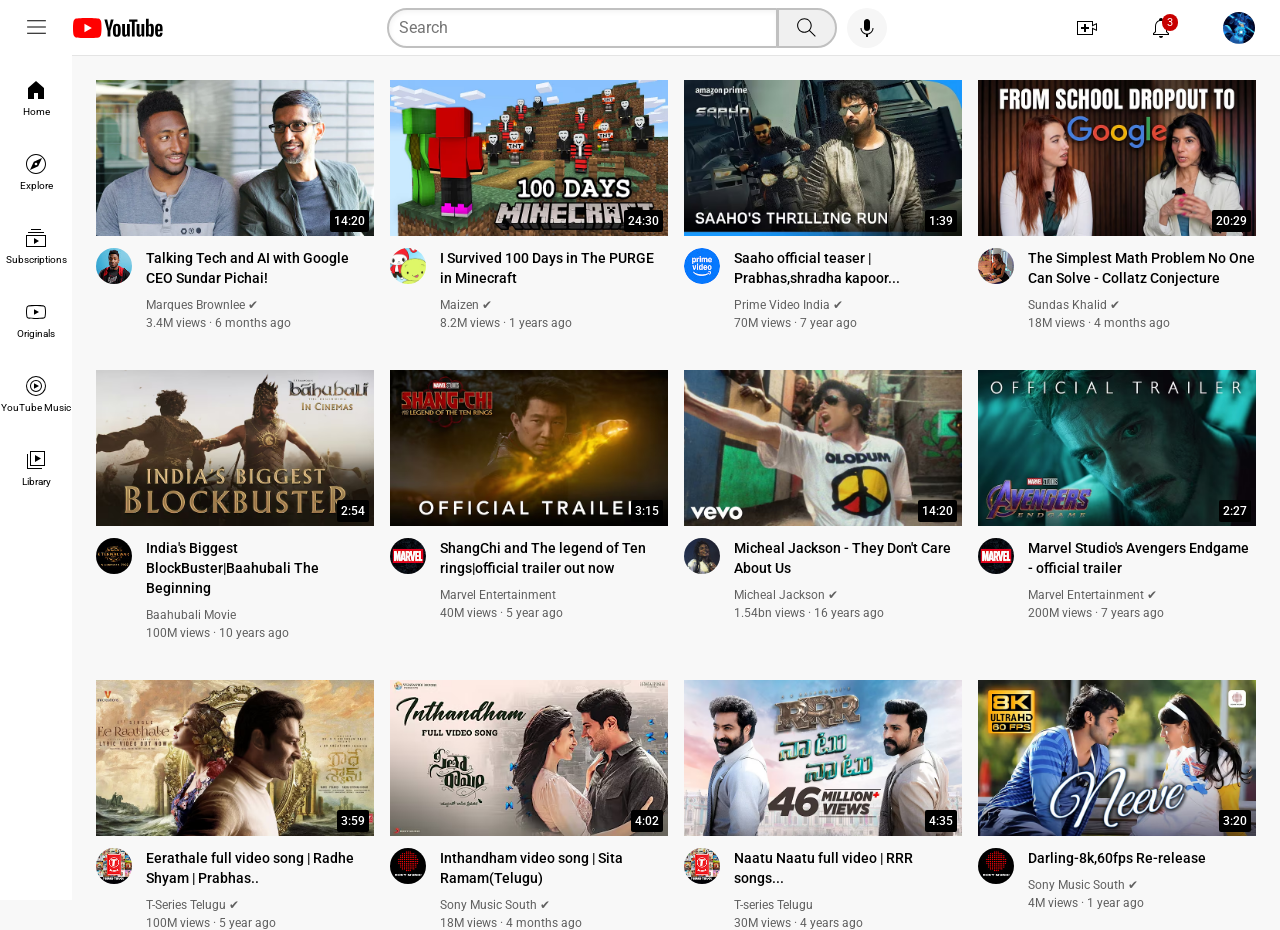
<file: index.html>
<!DOCTYPE html>
<html>

<head>
  <title>YouTube.com Clone</title>

  <link rel="preconnect" href="https://fonts.googleapis.com">
  <link rel="preconnect" href="https://fonts.gstatic.com" crossorigin>
  <link href="https://fonts.googleapis.com/css2?family=Roboto:wght@400;500;700&display=swap" rel="stylesheet">

  <link rel="stylesheet" href="styles/general.css">
  <link rel="stylesheet" href="styles/header.css">
  <link rel="stylesheet" href="styles/video.css">
  <link rel="stylesheet" href="styles/sidebar.css">
</head>

<body>

  <div class="header">
    <div class="left-section">
      <img class="hamberger-menu" src="icons/hamburger-menu.svg">
      <img class="youtube-logo" src="icons/youtube-logo.svg">
    </div>

    <div class="mid-section">
      <input class="search-bar" type="text" placeholder="Search">
      <button class="search-button">
        <img class="search-icon" src="icons/search.svg">
        <div class="tooltip">Search</div>
      </button>
      <button class="voice-search-button">
        <img class="voice-search-icon" src="icons/voice-search-icon.svg">
        <div class="tooltip">Search with your voice</div>
      </button>
    </div>

    <div class="right-section">
      <div class="upload-icon-container">
        <img class="upload-icon" src="icons/upload.svg">
        <div class="tooltip">Create</div>
      </div>
      <div class="notifications-icon-container">
        <img class="notifications-icon" src="icons/notifications.svg">
        <div class="notifications-count">3</div>
        <div class="tooltip">Notifications</div>
      </div>
      <img class="my-profile" src="profile pics-thumbnails/my profile.jpg">


    </div>


  </div>

  <div class="sidebar">
    <div class="sidebar-link">
      <img src="icons/home icon.svg">
      <div>Home</div>
    </div>
    <div class="sidebar-link">
      <img src="icons/second.svg">
      <div>Explore</div>
    </div>
    <div class="sidebar-link">
      <img src="icons/subscriptions.svg">
      <div>Subscriptions</div>
    </div>
    <div class="sidebar-link">
      <img src="icons/originals.svg">
      <div>Originals</div>
    </div>
    <div class="sidebar-link">
      <img src="icons/youtube-music.svg">
      <div>YouTube Music</div>
    </div>
    <div class="sidebar-link">
      <img src="icons/library.svg">
      <div>Library</div>
    </div>
  </div>


  <div class="video-grid">
    <div class="video-preview">
      <div class="thumbnail-row">
        <a href="https://youtu.be/n2RNcPRtAiY">
          <img class="thumbnail" src="thumbnails/thumbnail-1.webp">
        </a>


        <div class="video-time">14:20</div>

      </div>
      <div class="video-info-grid">
        <div class="channel-picture">
          <img class="profile-picture" src="profile pics-thumbnails/channel-1.jpeg">
        </div>
        <div class="video-info">
          <p class="video-title">
            Talking Tech and AI with Google CEO Sundar Pichai!
          </p>
          <p class="video-author">
            Marques Brownlee &#10004;
          </p>
          <p class="video-stats">
            3.4M views &#183; 6 months ago
          </p>
        </div>
      </div>
    </div>

    <div class="video-preview">
      <div class="thumbnail-row">
        <a href="https://youtu.be/xp8NBuzbGEs">
          <img class="thumbnail" src="thumbnails/thumbnail-2.avif">
        </a>
        <div class="video-time">24:30</div>

      </div>
      <div class="video-info-grid">
        <div class="channel-picture">
          <img class="profile-picture" src="profile pics-thumbnails/channels-2.jpg">
        </div>
        <div class="video-info">
          <p class="video-title">
            I Survived 100 Days in The PURGE in Minecraft
          </p>
          <p class="video-author">
            Maizen &#10004;
          </p>
          <p class="video-stats">
            8.2M views &#183; 1 years ago
          </p>
        </div>
      </div>
    </div>

    <div class="video-preview">
      <div class="thumbnail-row">
        <a href="https://youtu.be/rDoFiOjoC2Y">
          <img class="thumbnail" src="thumbnails/thumbnail-3.avif">
        </a>
        <div class="video-time">1:39</div>

      </div>
      <div class="video-info-grid">
        <div class="channel-picture">
          <img class="profile-picture" src="profile pics-thumbnails/channel-3.jpg">
        </div>
        <div class="video-info">
          <p class="video-title">
            Saaho official teaser | Prabhas,shradha kapoor...
          </p>
          <p class="video-author">
            Prime Video India &#10004;
          </p>
          <p class="video-stats">
            70M views &#183; 7 year ago
          </p>
        </div>
      </div>
    </div>

    <div class="video-preview">
      <div class="thumbnail-row">
        <a href="https://youtu.be/XvtuW0UN4aA">
          <img class="thumbnail" src="thumbnails/thumbnail-4.avif">
        </a>
        <div class="video-time">20:29</div>

      </div>
      <div class="video-info-grid">
        <div class="channel-picture">
          <img class="profile-picture" src="profile pics-thumbnails/channel-4.jpg">
        </div>
        <div class="video-info">
          <p class="video-title">
            The Simplest Math Problem No One Can Solve - Collatz Conjecture
          </p>
          <p class="video-author">
            Sundas Khalid &#10004;
          </p>
          <p class="video-stats">
            18M views &#183; 4 months ago
          </p>
        </div>
      </div>
    </div>

    <div class="video-preview">
      <div class="thumbnail-row">
        <a href="https://youtu.be/3NQRhE772b0">
          <img class="thumbnail" src="thumbnails/thumbnail-5.avif">
        </a>
        <div class="video-time">2:54</div>

      </div>
      <div class="video-info-grid">
        <div class="channel-picture">
          <img class="profile-picture" src="profile pics-thumbnails/channel-5.jpg">
        </div>
        <div class="video-info">
          <p class="video-title">
            India's Biggest BlockBuster|Baahubali The Beginning
          </p>
          <p class="video-author">
            Baahubali Movie
          </p>
          <p class="video-stats">
            100M views &#183; 10 years ago
          </p>
        </div>
      </div>
    </div>

    <div class="video-preview">
      <div class="thumbnail-row">
        <a href="https://youtu.be/8YjFbMbfXaQ">
          <img class="thumbnail" src="thumbnails/thumbnail-6.avif">
        </a>
        <div class="video-time">3:15</div>

      </div>
      <div class="video-info-grid">
        <div class="channel-picture">
          <img class="profile-picture" src="profile pics-thumbnails/channel-6.jpg">
        </div>
        <div class="video-info">
          <p class="video-title">
            ShangChi and The legend of Ten rings|official trailer out now
          </p>
          <p class="video-author">
            Marvel Entertainment
          </p>
          <p class="video-stats">
            40M views &#183; 5 year ago
          </p>
        </div>
      </div>
    </div>




    <div class="video-preview">
      <div class="thumbnail-row">
        <a href="https://youtu.be/QNJL6nfu__Q">
          <img class="thumbnail" src="thumbnails/thumbnail-7.avif">
        </a>
        <div class="video-time">14:20</div>

      </div>
      <div class="video-info-grid">
        <div class="channel-picture">
          <img class="profile-picture" src="profile pics-thumbnails/channels-7.jpg">
        </div>
        <div class="video-info">
          <p class="video-title">
            Micheal Jackson - They Don't Care About Us
          </p>
          <p class="video-author">
            Micheal Jackson &#10004;
          </p>
          <p class="video-stats">
            1.54bn views &#183; 16 years ago
          </p>
        </div>
      </div>
    </div>

    <div class="video-preview">
      <div class="thumbnail-row">
        <a href="https://youtu.be/TcMBFSGVi1c">
          <img class="thumbnail" src="thumbnails/thumbnail-8.avif">
        </a>
        <div class="video-time">2:27</div>

      </div>
      <div class="video-info-grid">
        <div class="channel-picture">
          <img class="profile-picture" src="profile pics-thumbnails/channel-6.jpg">
        </div>
        <div class="video-info">
          <p class="video-title">
            Marvel Studio's Avengers Endgame - official trailer
          </p>
          <p class="video-author">
            Marvel Entertainment &#10004;
          </p>
          <p class="video-stats">
            200M views &#183; 7 years ago
          </p>
        </div>
      </div>
    </div>

    <div class="video-preview">
      <div class="thumbnail-row">
        <a href="https://youtu.be/b1_5YO11rmM">
          <img class="thumbnail" src="thumbnails/thumbnail-9.avif">
        </a>
        <div class="video-time">3:59</div>

      </div>
      <div class="video-info-grid">
        <div class="channel-picture">
          <img class="profile-picture" src="profile pics-thumbnails/channel-9.jpg">
        </div>
        <div class="video-info">
          <p class="video-title">
            Eerathale full video song | Radhe Shyam | Prabhas..
          </p>
          <p class="video-author">
            T-Series Telugu &#10004;
          </p>
          <p class="video-stats">
            100M views &#183; 5 year ago
          </p>
        </div>
      </div>
    </div>

    <div class="video-preview">
      <div class="thumbnail-row">
        <a href="https://youtu.be/dOKQeqGNJwY">
          <img class="thumbnail" src="thumbnails/thumbnail-11.avif">
        </a>
        <div class="video-time">4:02</div>

      </div>
      <div class="video-info-grid">
        <div class="channel-picture">
          <img class="profile-picture" src="profile pics-thumbnails/channel-12.jpg">
        </div>
        <div class="video-info">
          <p class="video-title">
            Inthandham video song | Sita Ramam(Telugu)
          </p>
          <p class="video-author">
            Sony Music South &#10004;
          </p>
          <p class="video-stats">
            18M views &#183; 4 months ago
          </p>
        </div>
      </div>
    </div>

    <div class="video-preview">
      <div class="thumbnail-row">
        <a href="https://youtu.be/4_eEgJhsBMo">
          <img class="thumbnail" src="thumbnails/thumbnail-10.avif">
        </a>
        <div class="video-time">4:35</div>

      </div>
      <div class="video-info-grid">
        <div class="channel-picture">
          <img class="profile-picture" src="profile pics-thumbnails/channel-9.jpg">
        </div>
        <div class="video-info">
          <p class="video-title">
            Naatu Naatu full video | RRR songs...
          </p>
          <p class="video-author">
            T-series Telugu
          </p>
          <p class="video-stats">
            30M views &#183; 4 years ago
          </p>
        </div>
      </div>
    </div>

    <div class="video-preview">
      <div class="thumbnail-row">
        <a href="https://youtu.be/tAR31ROj4hw">
          <img class="thumbnail" src="thumbnails/thumbanil-12.avif">
        </a>
        <div class="video-time">3:20</div>

      </div>
      <div class="video-info-grid">
        <div class="channel-picture">
          <img class="profile-picture" src="profile pics-thumbnails/channel-12.jpg">
        </div>
        <div class="video-info">
          <p class="video-title">
            Darling-8k,60fps Re-release
          </p>
          <p class="video-author">
            Sony Music South &#10004;
          </p>
          <p class="video-stats">
            4M views &#183; 1 year ago
          </p>
        </div>
      </div>
    </div>
  </div>
</body>

</html>
</file>
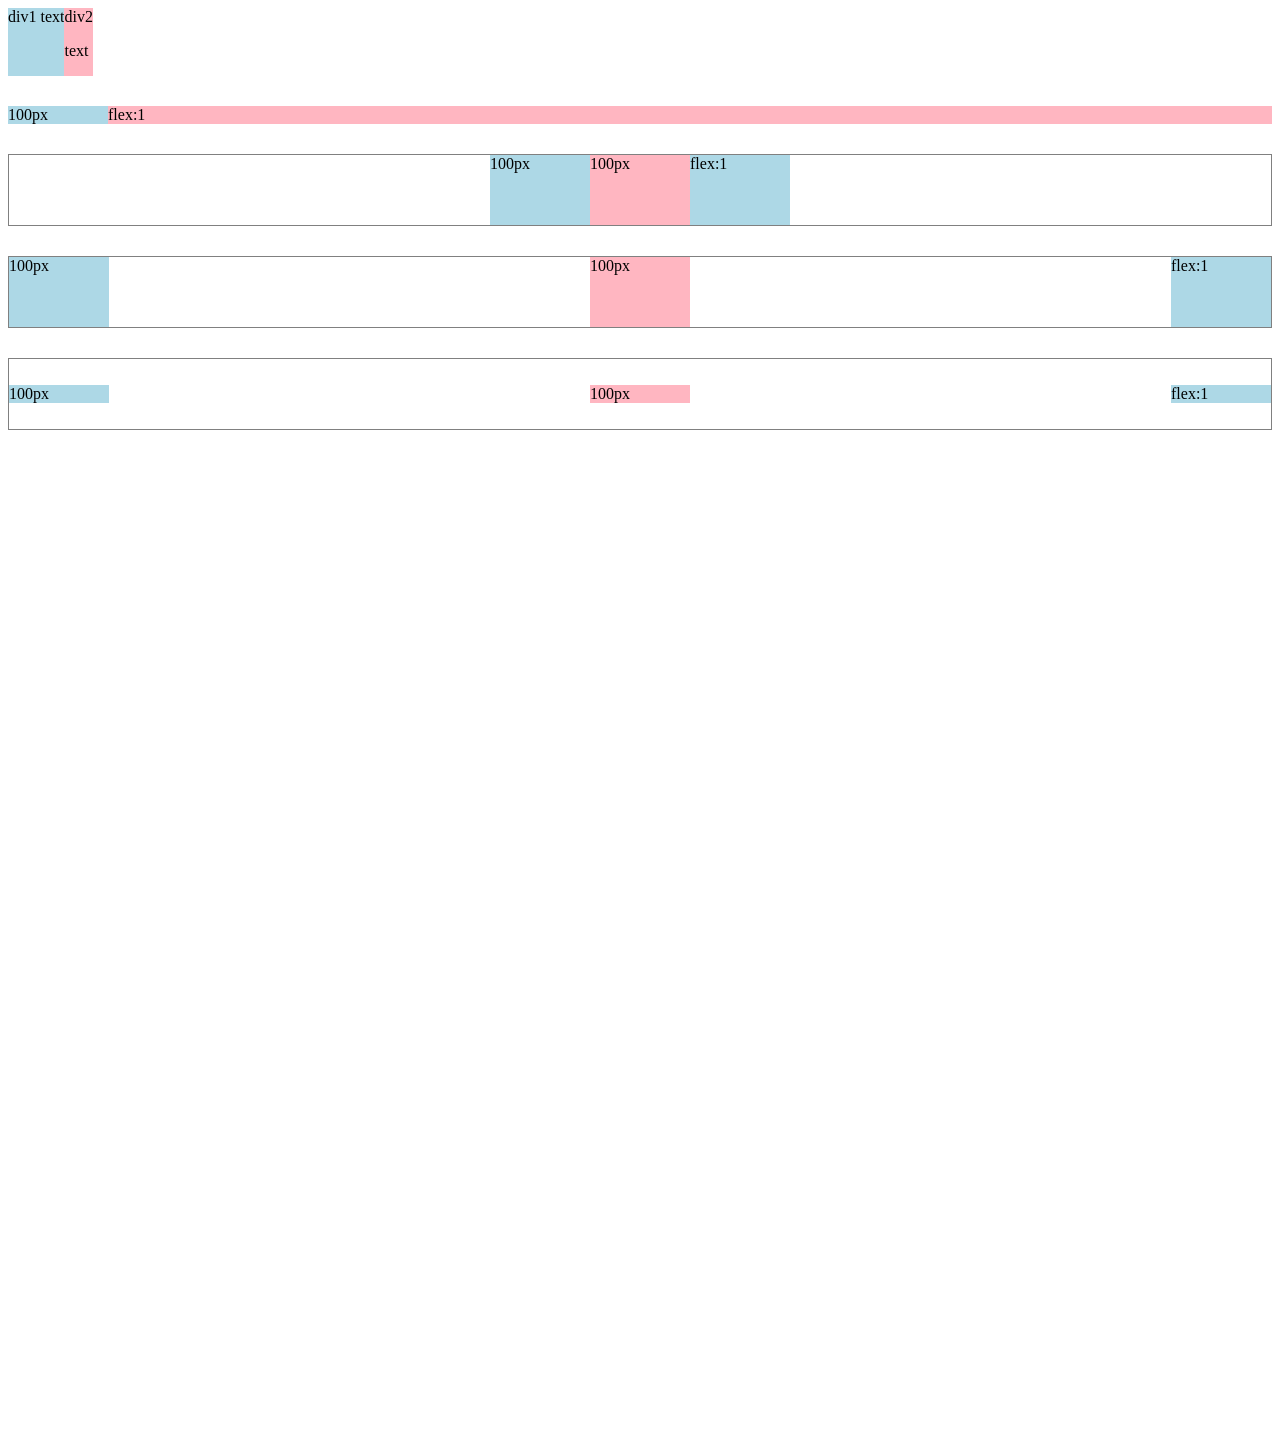
<file: flexbox.html>
<!DOCTYPE html>
<html>
<title>Flexbox practice</title>

<head></head>

<body style="padding-bottom: 1000px;">
  <div style="
    display:flex;
    flex-direction:row;">
    <div style="background-color: lightblue;">div1 text</div>
    <div style="background-color: lightpink;">div2 <p>text</p>
    </div>
  </div>

  <div style="
    display:flex;
    flex-direction:row;
    margin-top:30px;">

    <div style="background-color: lightblue;
    width:100px ">100px
    </div>

    <div style="background-color: lightpink;
    flex: 1;">
      flex:1
    </div>
  </div>

  <div style="
    height:70px;
    border-width: 1px;
    border-style: solid;
    border-color: gray;
    display:flex;
    flex-direction:row;
    margin-top:30px;
    justify-content: center;">



    <div style="background-color: lightblue;
    width:100px;"">
      100px
    </div>

    <div style=" background-color: lightpink; width:100px ">100px
    </div>

    <div style=" background-color: lightblue; width: 100px; ">flex:1
    </div>
  </div>

  <div style=" height:70px; border-width: 1px; border-style: solid; border-color: gray; display:flex;
      flex-direction:row; margin-top:30px; justify-content: space-between;">



      <div style="background-color: lightblue;
    width:100px;"">
      100px
    </div>

    <div style=" background-color: lightpink; width:100px ">100px
    </div>

    <div style=" background-color: lightblue; width: 100px; ">flex:1
    </div>
  </div>

  <div style=" height:70px; border-width: 1px; border-style: solid; border-color: gray; display:flex;
        flex-direction:row; margin-top:30px; justify-content: space-between; align-items: center;">



        <div style="background-color: lightblue;
    width:100px;"">
      100px
    </div>

    <div style=" background-color: lightpink; width:100px ">100px
    </div>

    <div style=" background-color: lightblue; width: 100px; ">flex:1
    </div>
  </div>
</body>

</html>
</file>
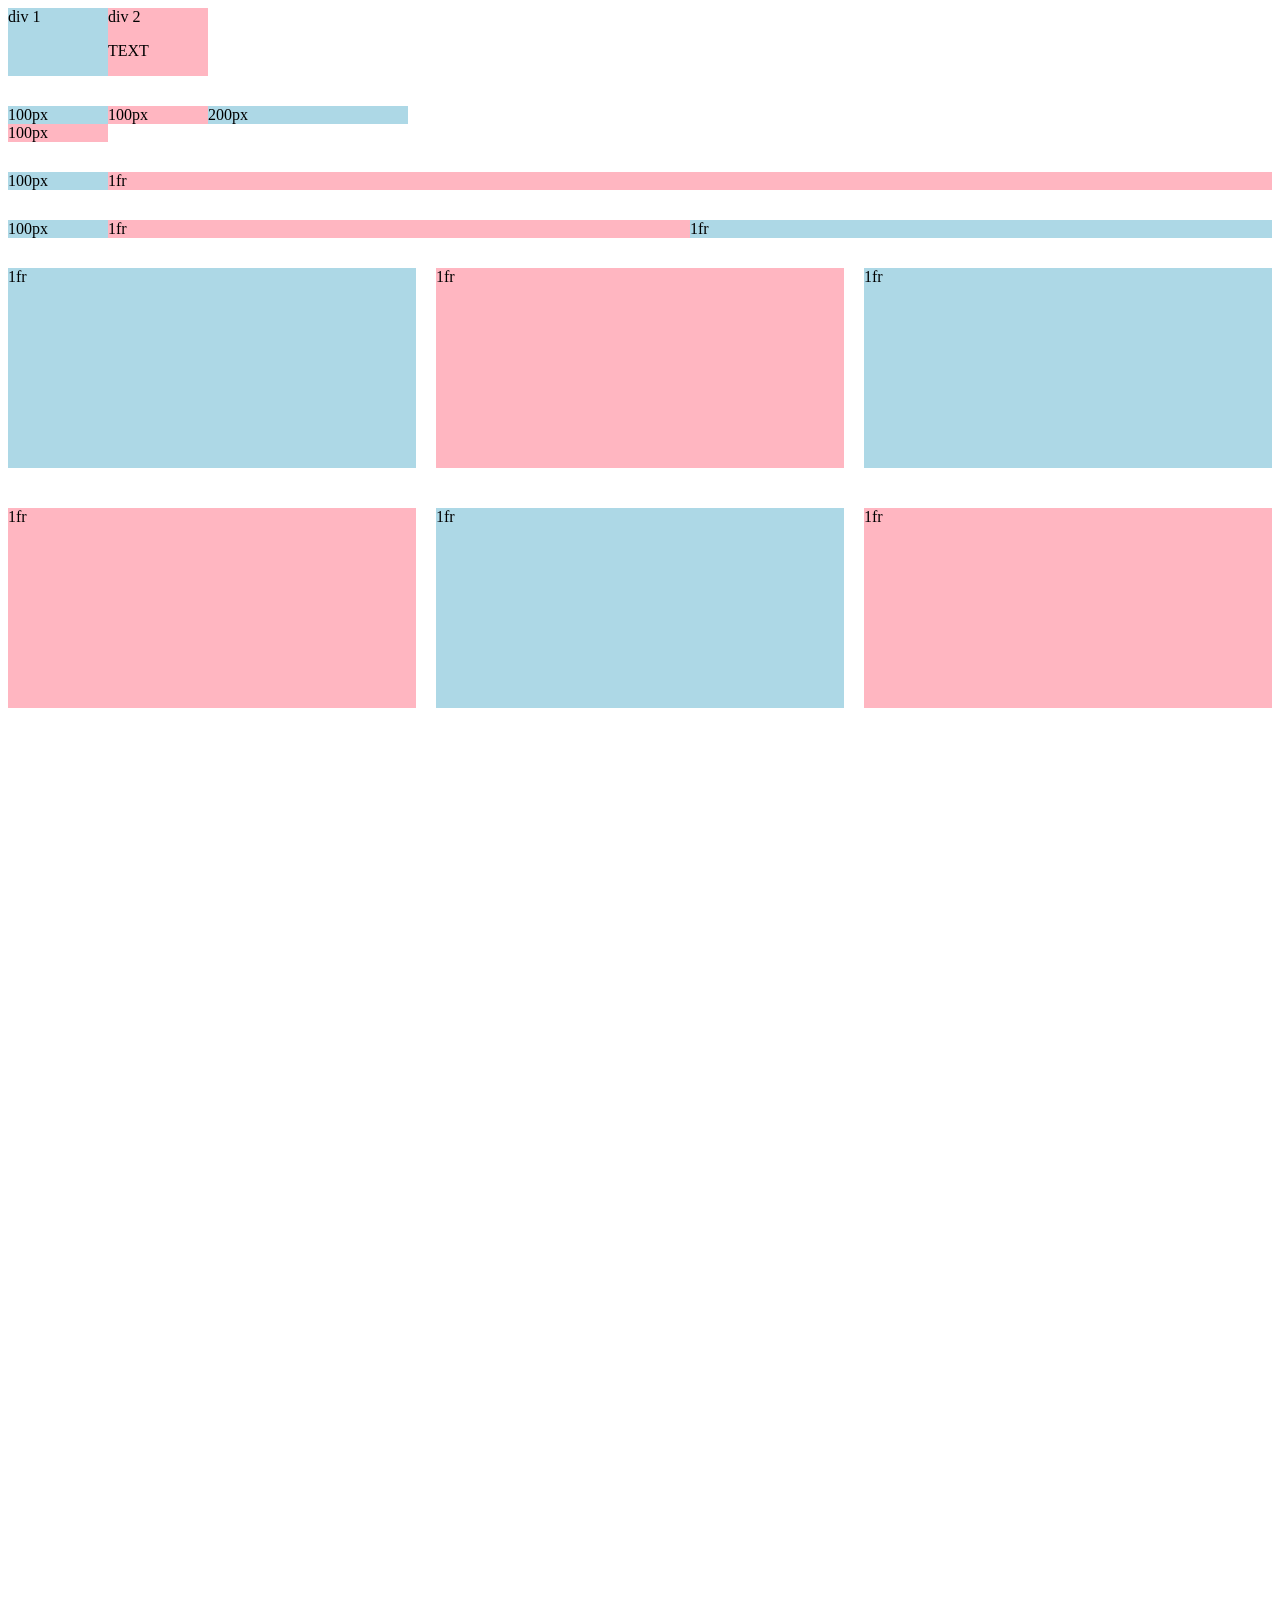
<file: grid.html>
<!DOCTYPE html>
<html>

<head>
  <title>grid practice</title>

<body style="padding-bottom: 1000px;">
  <div style="
                display:grid;
                grid-template-columns: 100px 100px;">

    <div style="background-color: lightblue;">div 1</div>
    <div style="background: lightpink;">div 2
      <p>TEXT</p>

    </div>
  </div>

  <div style="margin-top: 30px;
                display:grid;
                grid-template-columns: 100px 100px 200px;">

    <div style="background-color: lightblue;">100px</div>
    <div style="background: lightpink;">100px</div>
    <div style="background-color: lightblue;">200px</div>
    <div style="background: lightpink;">100px</div>
  </div>

  <div style="margin-top: 30px;
                display:grid;
                grid-template-columns: 100px 1fr;">

    <div style="background-color: lightblue;">100px</div>
    <div style="background: lightpink;">1fr</div>

  </div>

  <div style="margin-top: 30px;
                display:grid;
                grid-template-columns: 100px 1fr 1fr;">

    <div style="background-color: lightblue;">100px</div>
    <div style="background: lightpink;">1fr</div>
    <div style="background-color: lightblue;">1fr</div>

  </div>

  <div style="margin-top: 30px;
                display:grid;
                grid-template-columns: 1fr 1fr 1fr;
                column-gap: 20px;
                row-gap:40px">

    <div style="background-color: lightblue;height: 200px;">1fr</div>
    <div style="background: lightpink;height: 200px;">1fr</div>
    <div style="background-color: lightblue;height: 200px;">1fr</div>
    <div style="background: lightpink;height: 200px;">1fr</div>
    <div style="background-color: lightblue;height: 200px;">1fr</div>
    <div style="background: lightpink;height: 200px;">1fr</div>

  </div>


</body>
</head>

</html>
</file>
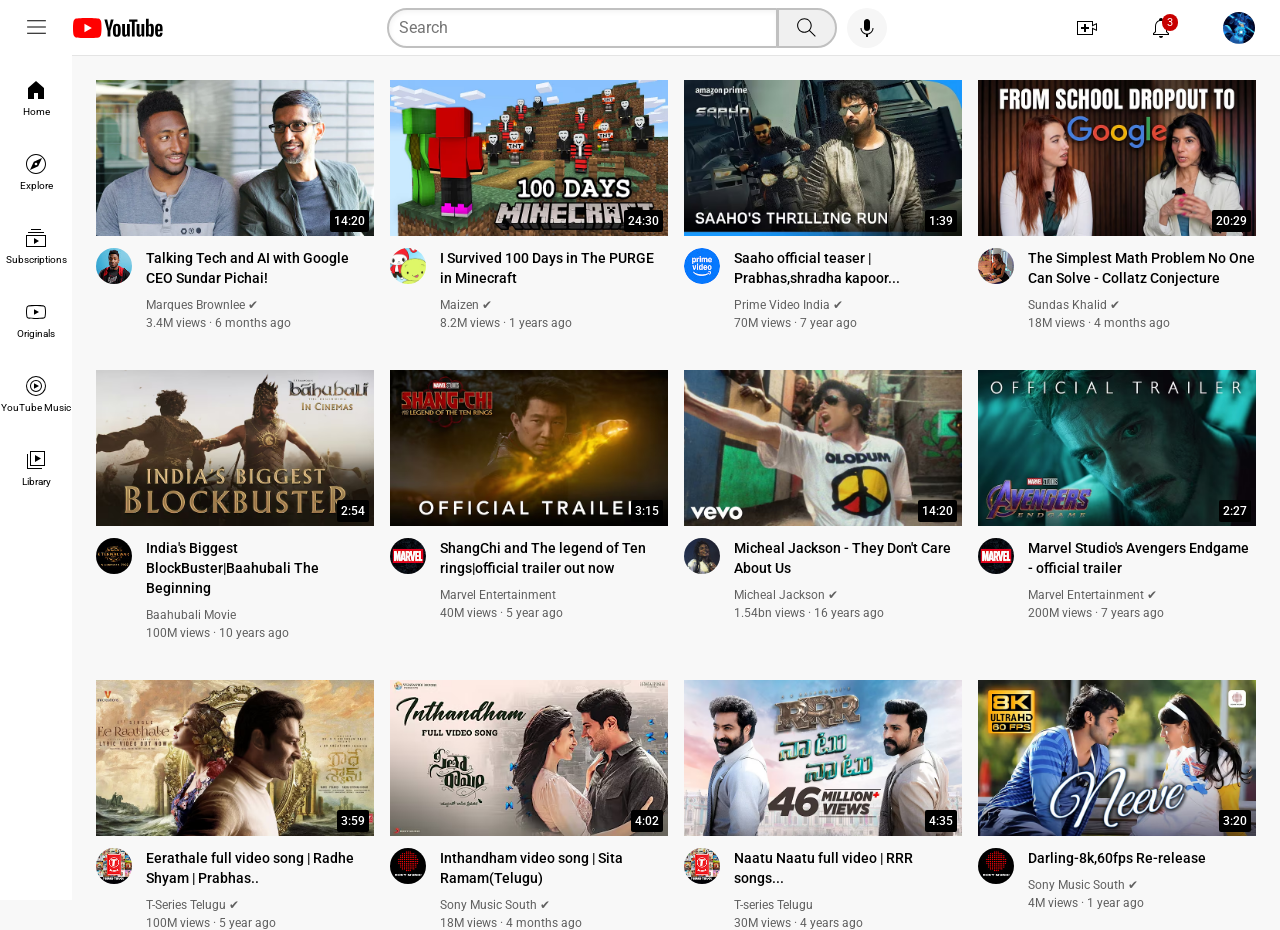
<file: youtube.html>
<!DOCTYPE html>
<html>

<head>
  <title>YouTube.com Clone</title>

  <link rel="preconnect" href="https://fonts.googleapis.com">
  <link rel="preconnect" href="https://fonts.gstatic.com" crossorigin>
  <link href="https://fonts.googleapis.com/css2?family=Roboto:wght@400;500;700&display=swap" rel="stylesheet">

  <link rel="stylesheet" href="styles/general.css">
  <link rel="stylesheet" href="styles/header.css">
  <link rel="stylesheet" href="styles/video.css">
  <link rel="stylesheet" href="styles/sidebar.css">
</head>

<body>

  <div class="header">
    <div class="left-section">
      <img class="hamberger-menu" src="icons/hamburger-menu.svg">
      <img class="youtube-logo" src="icons/youtube-logo.svg">
    </div>

    <div class="mid-section">
      <input class="search-bar" type="text" placeholder="Search">
      <button class="search-button">
        <img class="search-icon" src="icons/search.svg">
        <div class="tooltip">Search</div>
      </button>
      <button class="voice-search-button">
        <img class="voice-search-icon" src="icons/voice-search-icon.svg">
        <div class="tooltip">Search with your voice</div>
      </button>
    </div>

    <div class="right-section">
      <div class="upload-icon-container">
        <img class="upload-icon" src="icons/upload.svg">
        <div class="tooltip">Create</div>
      </div>
      <div class="notifications-icon-container">
        <img class="notifications-icon" src="icons/notifications.svg">
        <div class="notifications-count">3</div>
        <div class="tooltip">Notifications</div>
      </div>
      <img class="my-profile" src="profile pics-thumbnails/my profile.jpg">


    </div>


  </div>

  <div class="sidebar">
    <div class="sidebar-link">
      <img src="icons/home icon.svg">
      <div>Home</div>
    </div>
    <div class="sidebar-link">
      <img src="icons/second.svg">
      <div>Explore</div>
    </div>
    <div class="sidebar-link">
      <img src="icons/subscriptions.svg">
      <div>Subscriptions</div>
    </div>
    <div class="sidebar-link">
      <img src="icons/originals.svg">
      <div>Originals</div>
    </div>
    <div class="sidebar-link">
      <img src="icons/youtube-music.svg">
      <div>YouTube Music</div>
    </div>
    <div class="sidebar-link">
      <img src="icons/library.svg">
      <div>Library</div>
    </div>
  </div>


  <div class="video-grid">
    <div class="video-preview">
      <div class="thumbnail-row">
        <a href="https://youtu.be/n2RNcPRtAiY">
          <img class="thumbnail" src="thumbnails/thumbnail-1.webp">
        </a>


        <div class="video-time">14:20</div>

      </div>
      <div class="video-info-grid">
        <div class="channel-picture">
          <img class="profile-picture" src="profile pics-thumbnails/channel-1.jpeg">
        </div>
        <div class="video-info">
          <p class="video-title">
            Talking Tech and AI with Google CEO Sundar Pichai!
          </p>
          <p class="video-author">
            Marques Brownlee &#10004;
          </p>
          <p class="video-stats">
            3.4M views &#183; 6 months ago
          </p>
        </div>
      </div>
    </div>

    <div class="video-preview">
      <div class="thumbnail-row">
        <a href="https://youtu.be/xp8NBuzbGEs">
          <img class="thumbnail" src="thumbnails/thumbnail-2.avif">
        </a>
        <div class="video-time">24:30</div>

      </div>
      <div class="video-info-grid">
        <div class="channel-picture">
          <img class="profile-picture" src="profile pics-thumbnails/channels-2.jpg">
        </div>
        <div class="video-info">
          <p class="video-title">
            I Survived 100 Days in The PURGE in Minecraft
          </p>
          <p class="video-author">
            Maizen &#10004;
          </p>
          <p class="video-stats">
            8.2M views &#183; 1 years ago
          </p>
        </div>
      </div>
    </div>

    <div class="video-preview">
      <div class="thumbnail-row">
        <a href="https://youtu.be/rDoFiOjoC2Y">
          <img class="thumbnail" src="thumbnails/thumbnail-3.avif">
        </a>
        <div class="video-time">1:39</div>

      </div>
      <div class="video-info-grid">
        <div class="channel-picture">
          <img class="profile-picture" src="profile pics-thumbnails/channel-3.jpg">
        </div>
        <div class="video-info">
          <p class="video-title">
            Saaho official teaser | Prabhas,shradha kapoor...
          </p>
          <p class="video-author">
            Prime Video India &#10004;
          </p>
          <p class="video-stats">
            70M views &#183; 7 year ago
          </p>
        </div>
      </div>
    </div>

    <div class="video-preview">
      <div class="thumbnail-row">
        <a href="https://youtu.be/XvtuW0UN4aA">
          <img class="thumbnail" src="thumbnails/thumbnail-4.avif">
        </a>
        <div class="video-time">20:29</div>

      </div>
      <div class="video-info-grid">
        <div class="channel-picture">
          <img class="profile-picture" src="profile pics-thumbnails/channel-4.jpg">
        </div>
        <div class="video-info">
          <p class="video-title">
            The Simplest Math Problem No One Can Solve - Collatz Conjecture
          </p>
          <p class="video-author">
            Sundas Khalid &#10004;
          </p>
          <p class="video-stats">
            18M views &#183; 4 months ago
          </p>
        </div>
      </div>
    </div>

    <div class="video-preview">
      <div class="thumbnail-row">
        <a href="https://youtu.be/3NQRhE772b0">
          <img class="thumbnail" src="thumbnails/thumbnail-5.avif">
        </a>
        <div class="video-time">2:54</div>

      </div>
      <div class="video-info-grid">
        <div class="channel-picture">
          <img class="profile-picture" src="profile pics-thumbnails/channel-5.jpg">
        </div>
        <div class="video-info">
          <p class="video-title">
            India's Biggest BlockBuster|Baahubali The Beginning
          </p>
          <p class="video-author">
            Baahubali Movie
          </p>
          <p class="video-stats">
            100M views &#183; 10 years ago
          </p>
        </div>
      </div>
    </div>

    <div class="video-preview">
      <div class="thumbnail-row">
        <a href="https://youtu.be/8YjFbMbfXaQ">
          <img class="thumbnail" src="thumbnails/thumbnail-6.avif">
        </a>
        <div class="video-time">3:15</div>

      </div>
      <div class="video-info-grid">
        <div class="channel-picture">
          <img class="profile-picture" src="profile pics-thumbnails/channel-6.jpg">
        </div>
        <div class="video-info">
          <p class="video-title">
            ShangChi and The legend of Ten rings|official trailer out now
          </p>
          <p class="video-author">
            Marvel Entertainment
          </p>
          <p class="video-stats">
            40M views &#183; 5 year ago
          </p>
        </div>
      </div>
    </div>




    <div class="video-preview">
      <div class="thumbnail-row">
        <a href="https://youtu.be/QNJL6nfu__Q">
          <img class="thumbnail" src="thumbnails/thumbnail-7.avif">
        </a>
        <div class="video-time">14:20</div>

      </div>
      <div class="video-info-grid">
        <div class="channel-picture">
          <img class="profile-picture" src="profile pics-thumbnails/channels-7.jpg">
        </div>
        <div class="video-info">
          <p class="video-title">
            Micheal Jackson - They Don't Care About Us
          </p>
          <p class="video-author">
            Micheal Jackson &#10004;
          </p>
          <p class="video-stats">
            1.54bn views &#183; 16 years ago
          </p>
        </div>
      </div>
    </div>

    <div class="video-preview">
      <div class="thumbnail-row">
        <a href="https://youtu.be/TcMBFSGVi1c">
          <img class="thumbnail" src="thumbnails/thumbnail-8.avif">
        </a>
        <div class="video-time">2:27</div>

      </div>
      <div class="video-info-grid">
        <div class="channel-picture">
          <img class="profile-picture" src="profile pics-thumbnails/channel-6.jpg">
        </div>
        <div class="video-info">
          <p class="video-title">
            Marvel Studio's Avengers Endgame - official trailer
          </p>
          <p class="video-author">
            Marvel Entertainment &#10004;
          </p>
          <p class="video-stats">
            200M views &#183; 7 years ago
          </p>
        </div>
      </div>
    </div>

    <div class="video-preview">
      <div class="thumbnail-row">
        <a href="https://youtu.be/b1_5YO11rmM">
          <img class="thumbnail" src="thumbnails/thumbnail-9.avif">
        </a>
        <div class="video-time">3:59</div>

      </div>
      <div class="video-info-grid">
        <div class="channel-picture">
          <img class="profile-picture" src="profile pics-thumbnails/channel-9.jpg">
        </div>
        <div class="video-info">
          <p class="video-title">
            Eerathale full video song | Radhe Shyam | Prabhas..
          </p>
          <p class="video-author">
            T-Series Telugu &#10004;
          </p>
          <p class="video-stats">
            100M views &#183; 5 year ago
          </p>
        </div>
      </div>
    </div>

    <div class="video-preview">
      <div class="thumbnail-row">
        <a href="https://youtu.be/dOKQeqGNJwY">
          <img class="thumbnail" src="thumbnails/thumbnail-11.avif">
        </a>
        <div class="video-time">4:02</div>

      </div>
      <div class="video-info-grid">
        <div class="channel-picture">
          <img class="profile-picture" src="profile pics-thumbnails/channel-12.jpg">
        </div>
        <div class="video-info">
          <p class="video-title">
            Inthandham video song | Sita Ramam(Telugu)
          </p>
          <p class="video-author">
            Sony Music South &#10004;
          </p>
          <p class="video-stats">
            18M views &#183; 4 months ago
          </p>
        </div>
      </div>
    </div>

    <div class="video-preview">
      <div class="thumbnail-row">
        <a href="https://youtu.be/4_eEgJhsBMo">
          <img class="thumbnail" src="thumbnails/thumbnail-10.avif">
        </a>
        <div class="video-time">4:35</div>

      </div>
      <div class="video-info-grid">
        <div class="channel-picture">
          <img class="profile-picture" src="profile pics-thumbnails/channel-9.jpg">
        </div>
        <div class="video-info">
          <p class="video-title">
            Naatu Naatu full video | RRR songs...
          </p>
          <p class="video-author">
            T-series Telugu
          </p>
          <p class="video-stats">
            30M views &#183; 4 years ago
          </p>
        </div>
      </div>
    </div>

    <div class="video-preview">
      <div class="thumbnail-row">
        <a href="https://youtu.be/tAR31ROj4hw">
          <img class="thumbnail" src="thumbnails/thumbanil-12.avif">
        </a>
        <div class="video-time">3:20</div>

      </div>
      <div class="video-info-grid">
        <div class="channel-picture">
          <img class="profile-picture" src="profile pics-thumbnails/channel-12.jpg">
        </div>
        <div class="video-info">
          <p class="video-title">
            Darling-8k,60fps Re-release
          </p>
          <p class="video-author">
            Sony Music South &#10004;
          </p>
          <p class="video-stats">
            4M views &#183; 1 year ago
          </p>
        </div>
      </div>
    </div>
  </div>
</body>

</html>
</file>
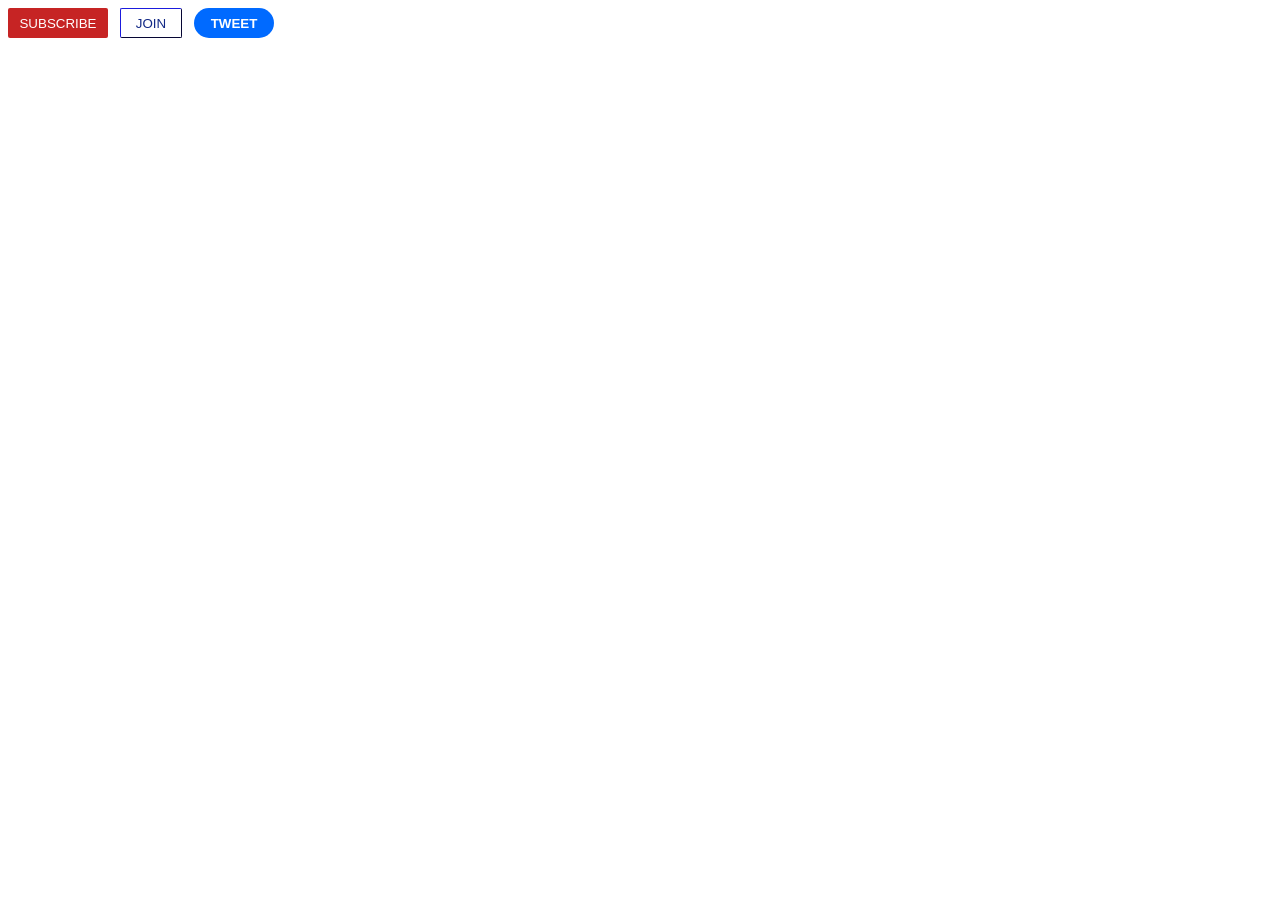
<file: intro to html/buttons.html>
<!DOCTYPE html>
<html>
  <head>
    <title>Buttons Practice</title>
    <link rel="stylesheet" href="buttons.css"
  </head>
  <body>
    <button class="subscribe">
    SUBSCRIBE
    </button>

    <button class="join">
    JOIN
    </button>

    <button class="tweet">
    TWEET
    </button>

  </body>
</html>

<style>

</style>
</file>
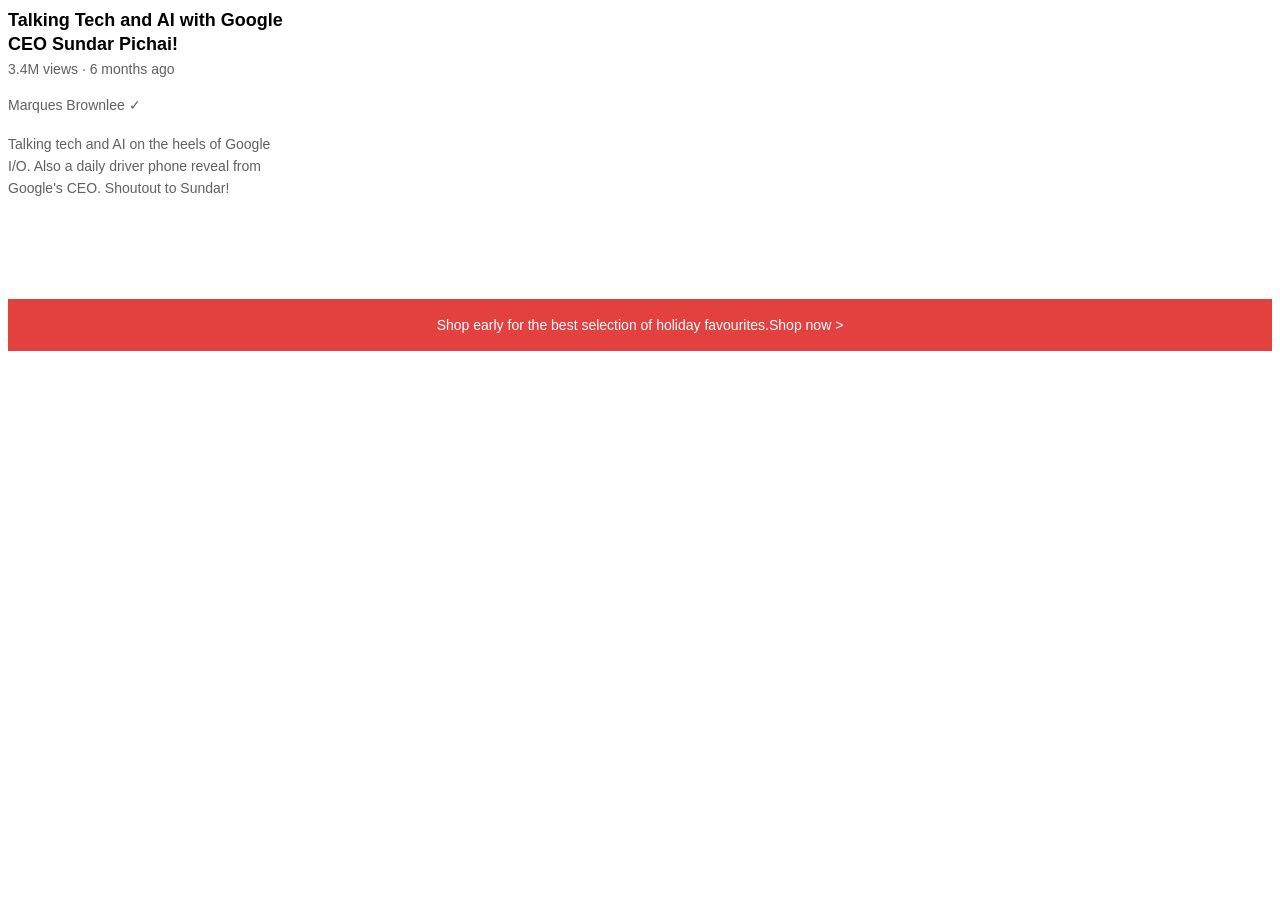
<file: intro to html/text.html>
<!DOCTYPE html>
<html>

<head>
  <title>Text</title>
  <link rel="stylesheet" href="text.css" <body>
  <p class="video-title">
    Talking Tech and AI with Google CEO Sundar Pichai!
  </p>

  <p class="video-stats">
    3.4M views &#183; 6 months ago
  </p>

  <p class="video-author">
    Marques Brownlee &#10003
  </p>

  <p class="video-description">
    Talking tech and AI on the heels of Google I/O. Also a daily driver phone reveal from Google's CEO. Shoutout to
    Sundar!
  </p>

  <p class="apple-text">
    Shop early for the best selection of holiday favourites.<span class="span-ex">Shop now &#62;</span>
  </p>
  </body>
</head>

</html>
<style>

</style>
</file>
<file: styles/general.css>
p {
      font-family: Roboto, Arial;
      margin-top: 0;
      margin-bottom: 0;
    }


    body{
        margin:0;
        padding-top: 80px;
        padding-left: 96px;
        padding-right: 24px;
        background-color: rgb(248, 248, 248);
    }
</file>
<file: styles/header.css>
.header{
    height: 55px;
    display:flex;
    flex-direction: row;
    justify-content: space-between;

    position: fixed;
    top:0;
    left:0;
    right:0;
    background-color: white;
    border-bottom-width:1px;
    border-bottom-style: solid;
    border-bottom-color:rgb(228,228,228);
    z-index: 100;

}

.left-section{
    
    
    display: flex;
    align-items: center;
}
.hamberger-menu{
    height:25px;
    margin-left: 24px;
    margin-right: 24px;
}
.youtube-logo{
    height:20px;
}
.mid-section{
    
    flex:1;
    margin-left: 70px;
    margin-right: 35px;
    max-width: 500px;
    display: flex;
    align-items: center;
}
.search-bar{
    flex: 1;
    height:34px;
    font-size: 16px;
    padding-left:10px;
    border-style: solid;
    border-color: rgb(192,192,192);
    border-radius: 2px;
    box-shadow: inset 1px 2px 5px rgba(0,0,0,0.05);
    width:0;
     border-top-left-radius: 20px;
    border-bottom-left-radius: 20px;
}
.search-bar::placeholder{
    font-family: Roboto,arial;
}
.search-button{
    height: 40px;
    width: 60px;
    background-color: rgb(240,240,240);
    border-style: solid;
    border-color: rgb(192,192,192);
    margin-left: -1px;
    margin-right: 10px;
    border-top-right-radius: 20px;
    border-bottom-right-radius: 20px;
   
}

.search-button,
.voice-search-button,
.upload-icon-container,
.notifications-icon-container{
    display:flex;
    justify-content: center;
    align-items: center;
  position:relative;
}
.search-button .tooltip,
.voice-search-button .tooltip,
.upload-icon-container .tooltip,
.notifications-icon-container .tooltip{
    font-family: roboto,arial;
    position:absolute;
    background-color: gray;
    color: white;
    padding-bottom: 4px;
    padding-left: 8px;
    padding-right: 8px;
    padding-top: 4px;
    border-radius: 3px;
    font-size: 12px;
    bottom: -30px;
    opacity: 0;
    transition: 0.15ms;
    pointer-events: none;
    white-space: nowrap;

}
.search-button:hover .tooltip,
.voice-search-button:hover .tooltip,
.upload-icon-container:hover .tooltip,
.notifications-icon-container:hover .tooltip{
    opacity:1;

}
.search-icon{
    height:25px;
    
    
}


.voice-search-button{
    height: 40px;
    width:40px;
    border-radius: 20px;
    border:none;
    background-color: rgb(246, 246, 246);
}

.voice-search-icon{
    height:24px;
   
    
}
.right-section{
    margin-right: 25px;
    width:180px;
    display: flex;
    align-items: center;
    justify-content: space-between;
    flex-shrink:0;
}

.upload-icon{
    height:24px;
}
.notifications-icon{
    height:24px;
    
}
.notifications-icon-container{
    position: relative;
}
.notifications-count{
    position:absolute;
    top:-2px;
    right:-5px;
    background-color: rgb(200,0,0);
    color:white;
    font-family: roboto,arial;
    font-size: 11px;
    border-radius: 10px;
    padding-left: 5px;
    padding-right: 5px;
    padding-bottom: 2px;
    padding-top: 2px;
}
.my-profile{
    height: 32px;
    border-radius: 16px;
    
}

.search-button:hover,
.voice-search-button:hover,
.upload-icon-container:hover,
.notifications-icon-container:hover,
.my-profile:hover{
    cursor: pointer;
}
</file>
<file: styles/video.css>
.thumbnail {
      width: 100%;
    }



    .video-title {
      margin-top: 0;
      font-size: 14px;
      font-weight: 500;
      line-height: 20px;
      margin-bottom: 10px;
    }

    .video-info-grid {
      display: grid;
      grid-template-columns: 50px 1fr;
    }

    .profile-picture {
      width: 36px;
      border-radius: 50px;
    }

    .thumbnail-row {
      margin-bottom: 8px;
      position: relative;
    }

    .video-author,
    .video-stats {
      font-size: 12px;
      color: rgb(96, 96, 96);
    }

    .video-author {
      margin-bottom: 4px;
    }

    .video-grid {
      display: grid;
      grid-template-columns: 1fr 1fr 1fr;
      column-gap: 16px;
      row-gap: 40px;
    }

    @media (max-width:600px){
      .video-grid{
        grid-template-columns: 1fr;
      }
    }
    
    @media(min-width:601px) and (max-width:750px){
      .video-grid{
        grid-template-columns: 1fr 1fr;
      }
    }

    @media (min-width:1000px){
  .video-grid{
    grid-template-columns: 1fr 1fr 1fr 1fr;
  }
}


    
    .video-time{
      font-family: roboto,arial;
      font-size: 12px;
      font-weight: 500;
      background-color: black;
      padding: 4px;
      color: white;
      position: absolute;
      bottom: 8px;
      right:5px;
      border-radius: 2px;
    }
</file>
<file: styles/sidebar.css>
.sidebar{
    position:fixed;
    left:0;
    bottom:0;
    top: 55px;
    background-color: white;
    width: 72px;
    z-index:200;
    padding-top: 5px;

}

.sidebar-link{
    
    height:74px;
    display: flex;
    justify-content: center;
    align-items: center;
    flex-direction: column;

}
.sidebar-link:hover{
    background-color: rgb(235,235,235);
    cursor:pointer;
}

.sidebar-link img{
    height:24px;
    margin-bottom: 4px;
}

.sidebar-link div{
    font-family: roboto,arial;
    font-size: 10px;
}
</file>
<file: intro to html/buttons.css>
.subscribe{
    background-color: rgb(198, 36, 36);
    color:white;
    border:none;
    height:30px;
    width: 100px;
    border-radius: 2px;
    cursor:pointer;
    margin-right: 4px;
    transition: opacity 0.25s;
  }
  .subscribe:hover{
    opacity:0.8;
  }
  .subscribe:active{
    opacity:0.5;
  }

  .join{
    background-color: white;
    color:rgb(18, 41, 134);
    height:30px;
    width:62px;
    border-radius: 2px;
    border-width: 1px;
    border-color: rgb(17, 17, 136);
    cursor:pointer;
    margin-left: 4px;
    margin-right: 4px;
    transition: background-color 0.75s,color 0.75s;
  }
  .join:hover{
    background-color:rgb(18, 41, 134);
    color:white;
  }
  .join:active{
    opacity:0.7;
  }
  .tweet{
    background-color:rgb(0, 106, 255);
    border:none;
    color: white;
    height:30px;
    width:80px;
    border-radius: 15px;
    font-weight: bold;
    margin-left: 4px;
  }
</file>
<file: intro to html/text.css>
p{
    font-family: Arial;
    margin-bottom: 0;
    margin-top: 0;
  }
  .video-title{
    
    font-size: 18px;
    font-weight: bold;
    width: 280px;
    line-height: 24px;  
    margin-bottom: 0px;
  }
  .video-stats{
    
    font-size: 14px;
    color:rgb(96, 96, 96);
    margin-top:5px;
    margin-bottom:0;

  }
  .video-author{
    
    color:rgb(96,96,96);
    font-size:14px;
    margin-top:20px;
    margin-bottom:20px
  }
  .video-description{
    font-family:Arial;
    font-size:14px;
    color:rgb(96,96,96);
    margin-top:0;
    width: 280px;
    line-height:22px;
    margin-bottom: 100px;
  }
  .apple-text{
    margin-bottom: 50px;
    font-size:14px;
    background-color:rgb(227, 65, 64);
    color:white;
    text-align: center;
    padding-top: 18px;
    padding-bottom:18px;
    

  }
  .span-ex:hover{
    text-decoration: underline;
    cursor:pointer;
  }
</file>
